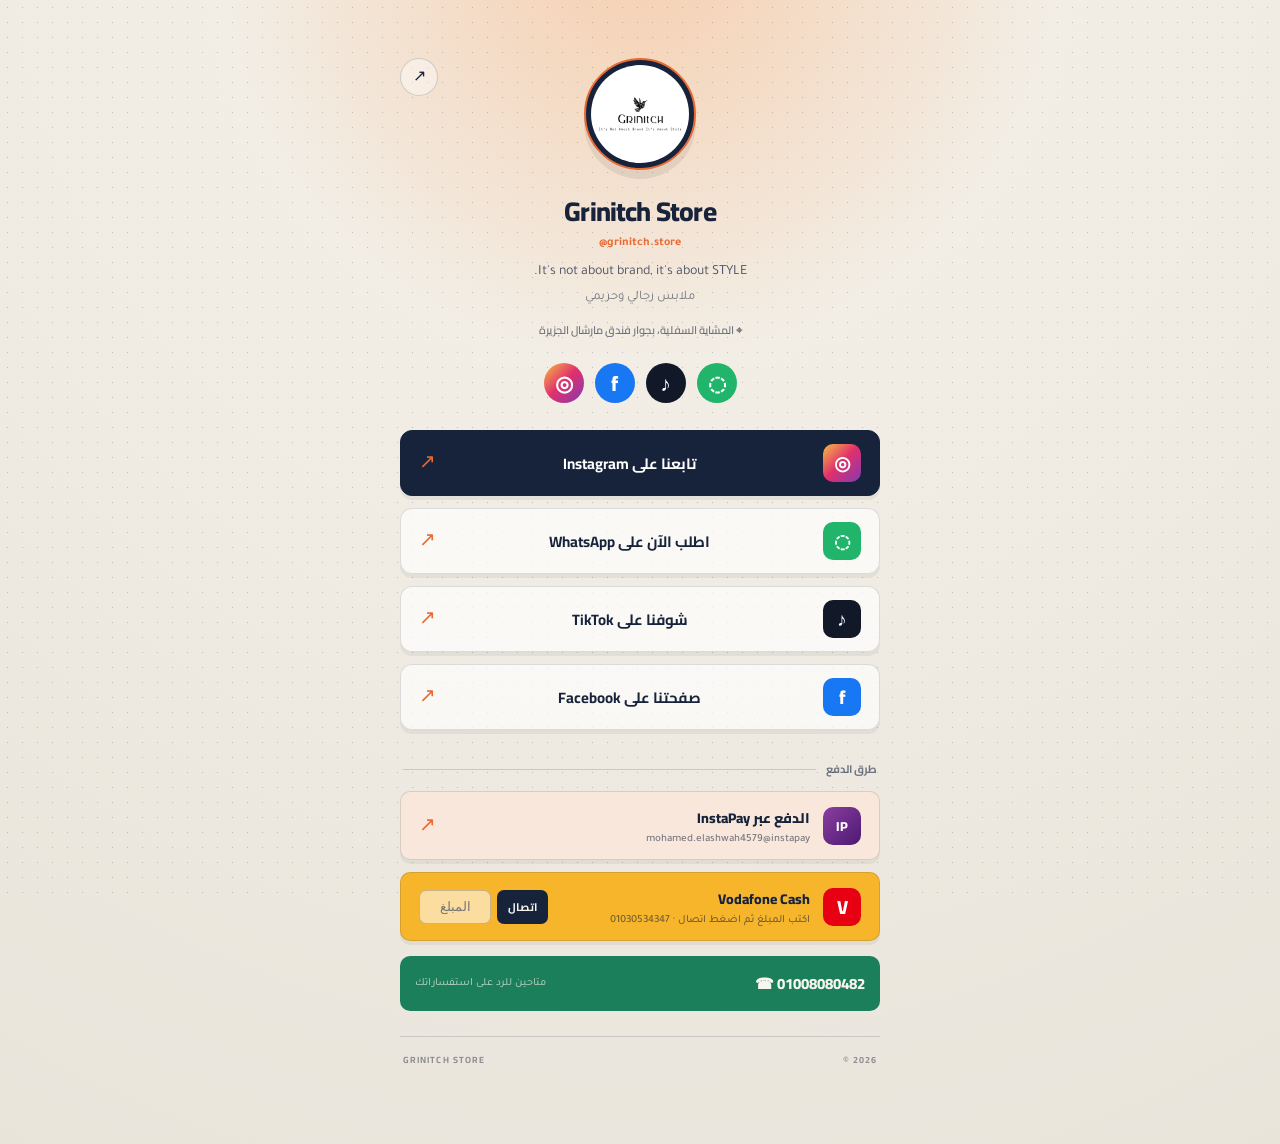
<file: index.html>
<!-- Grinitch Store | Linkin1-style frontend-only link hub. -->
<!doctype html>
<html lang="ar" dir="rtl">
<head><meta charset="UTF-8"><meta name="viewport" content="width=device-width, initial-scale=1.0"><meta name="theme-color" content="#17233b"><title>Grinitch Store — كل روابطك في مكان واحد</title><link rel="stylesheet" href="style.css"></head>
<body><main class="linkhub-page"><section class="linkhub-card">
<header class="profile-head"><button class="share-button" aria-label="مشاركة">↗</button><div class="logo-ring"><img src="1.jpeg" alt="شعار Grinitch Store"></div><h1>Grinitch Store</h1><p class="handle">@grinitch.store</p><p class="bio">It's not about brand, it's about STYLE.<br><span>ملابس رجالي وحريمي </span></p><div class="place">⌖ المشاية السفلية، بجوار فندق مارشال الجزيرة</div></header>
<nav class="social-row"><a class="instagram-logo" href="https://www.instagram.com/grinitch.store?igsh=MTR2MDhqN3lrZm13aw%3D%3D&utm_source=qr" target="_blank">◎</a><a class="facebook-logo" href="https://www.facebook.com/share/1BmAAd6KKH/?mibextid=wwXIfr" target="_blank">f</a><a class="tiktok-logo" href="https://www.tiktok.com/@grinitch.store?_r=1&_t=ZS-991Hidi8P6T" target="_blank">♪</a><a class="whatsapp-logo" href="https://wa.me/201008080482" target="_blank">◌</a></nav>
<div class="hub-links"><a class="hub-button featured" href="https://www.instagram.com/grinitch.store?igsh=MTR2MDhqN3lrZm13aw%3D%3D&utm_source=qr" target="_blank"><i class="brand-icon instagram-icon">◎</i><span>تابعنا على Instagram</span><b>↗</b></a><a class="hub-button" href="https://wa.me/201008080482" target="_blank"><i class="brand-icon whatsapp-icon">◌</i><span>اطلب الآن على WhatsApp</span><b>↗</b></a><a class="hub-button" href="https://www.tiktok.com/@grinitch.store?_r=1&_t=ZS-991Hidi8P6T" target="_blank"><i class="brand-icon tiktok-icon">♪</i><span>شوفنا على TikTok</span><b>↗</b></a><a class="hub-button" href="https://www.facebook.com/share/1BmAAd6KKH/?mibextid=wwXIfr" target="_blank"><i class="brand-icon facebook-icon">f</i><span>صفحتنا على Facebook</span><b>↗</b></a></div>
<div class="section-label"><span>طرق الدفع</span><i></i></div><div class="payment-links"><a class="pay-button instapay" href="https://ipn.eg/S/mohamed.elashwah4579/instapay/4u04IP" target="_blank"><i class="brand-icon instapay-icon">IP</i><span><strong>الدفع عبر InstaPay</strong><small>mohamed.elashwah4579@instapay</small></span><b>↗</b></a><div class="pay-button cash"><i class="brand-icon vodafone-icon">V</i><span><strong>Vodafone Cash</strong><small>01030534347 · اكتب المبلغ ثم اضغط اتصال</small></span><div class="cash-action"><input id="cash-amount" inputmode="decimal" placeholder="المبلغ" aria-label="مبلغ التحويل"><button id="cash-call" type="button">اتصال</button></div></div></div>
<div class="quick-contact"><a href="tel:01008080482">☎ 01008080482</a><span>متاحين للرد على استفساراتك</span></div><footer><span>GRINITCH STORE</span><span>© 2026</span></footer>
</section></main><script src="script.js"></script></body></html>
</file>
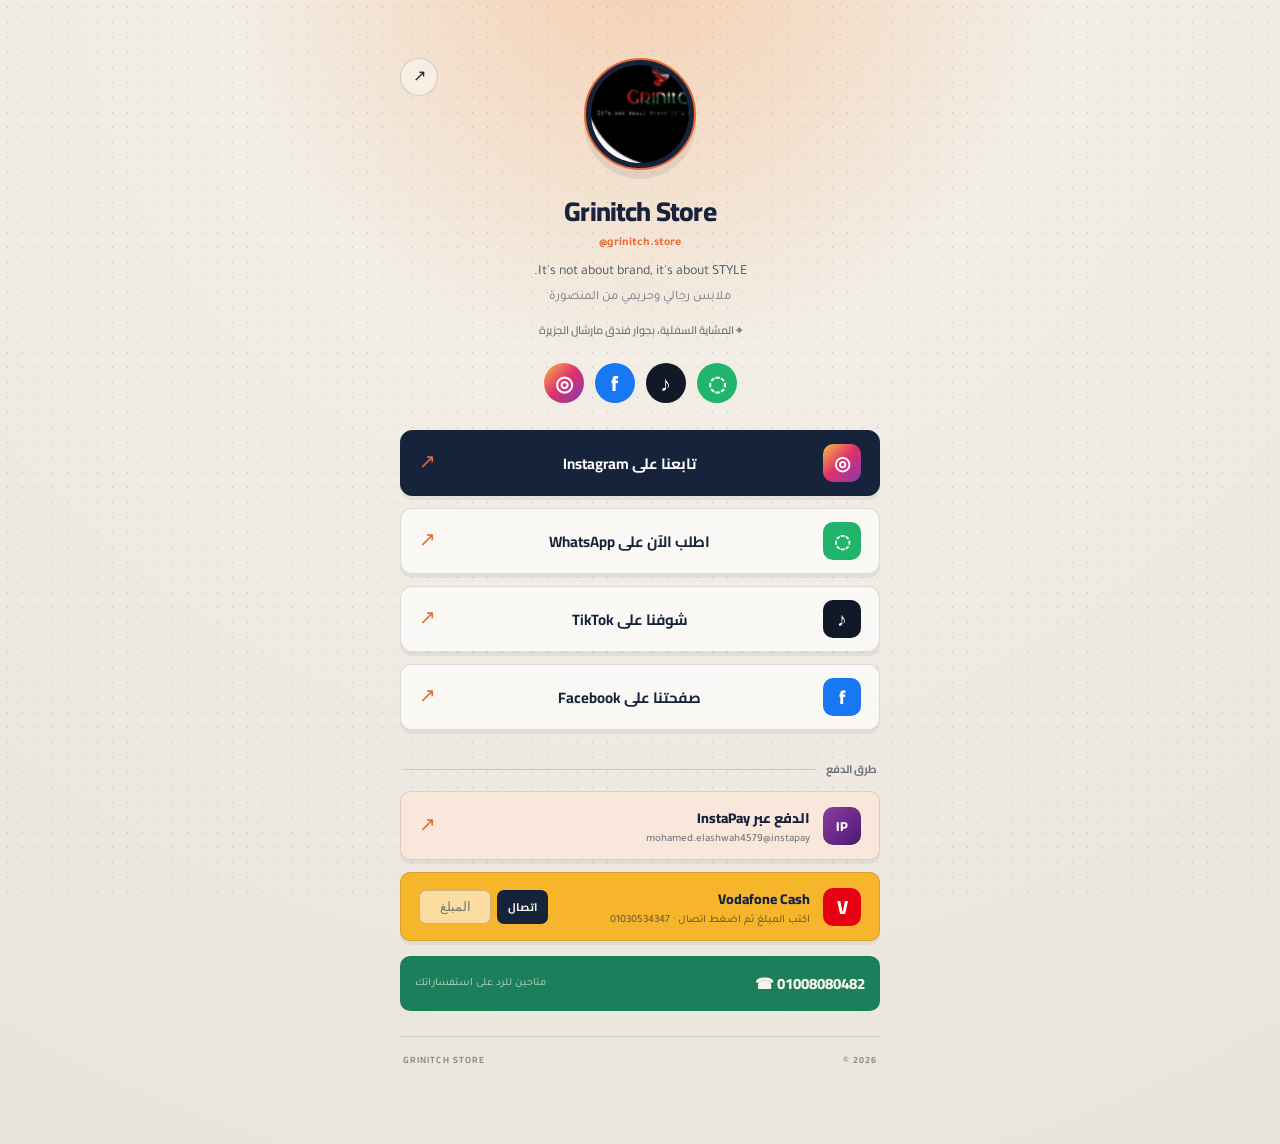
<file: deliverable/index.html>
<!-- Grinitch Store | Linkin1-style frontend-only link hub. -->
<!doctype html>
<html lang="ar" dir="rtl">
<head><meta charset="UTF-8"><meta name="viewport" content="width=device-width, initial-scale=1.0"><meta name="theme-color" content="#17233b"><title>Grinitch Store — كل روابطك في مكان واحد</title><link rel="stylesheet" href="style.css"></head>
<body><main class="linkhub-page"><section class="linkhub-card">
<header class="profile-head"><button class="share-button" aria-label="مشاركة">↗</button><div class="logo-ring"><img src="images/grinitch-official-logo-cropped.png" alt="شعار Grinitch Store"></div><h1>Grinitch Store</h1><p class="handle">@grinitch.store</p><p class="bio">It's not about brand, it's about STYLE.<br><span>ملابس رجالي وحريمي من المنصورة</span></p><div class="place">⌖ المشاية السفلية، بجوار فندق مارشال الجزيرة</div></header>
<nav class="social-row"><a class="instagram-logo" href="https://www.instagram.com/grinitch.store?igsh=MTR2MDhqN3lrZm13aw%3D%3D&utm_source=qr" target="_blank">◎</a><a class="facebook-logo" href="https://www.facebook.com/share/1BmAAd6KKH/?mibextid=wwXIfr" target="_blank">f</a><a class="tiktok-logo" href="https://www.tiktok.com/@grinitch.store?_r=1&_t=ZS-991Hidi8P6T" target="_blank">♪</a><a class="whatsapp-logo" href="https://wa.me/201008080482" target="_blank">◌</a></nav>
<div class="hub-links"><a class="hub-button featured" href="https://www.instagram.com/grinitch.store?igsh=MTR2MDhqN3lrZm13aw%3D%3D&utm_source=qr" target="_blank"><i class="brand-icon instagram-icon">◎</i><span>تابعنا على Instagram</span><b>↗</b></a><a class="hub-button" href="https://wa.me/201008080482" target="_blank"><i class="brand-icon whatsapp-icon">◌</i><span>اطلب الآن على WhatsApp</span><b>↗</b></a><a class="hub-button" href="https://www.tiktok.com/@grinitch.store?_r=1&_t=ZS-991Hidi8P6T" target="_blank"><i class="brand-icon tiktok-icon">♪</i><span>شوفنا على TikTok</span><b>↗</b></a><a class="hub-button" href="https://www.facebook.com/share/1BmAAd6KKH/?mibextid=wwXIfr" target="_blank"><i class="brand-icon facebook-icon">f</i><span>صفحتنا على Facebook</span><b>↗</b></a></div>
<div class="section-label"><span>طرق الدفع</span><i></i></div><div class="payment-links"><a class="pay-button instapay" href="https://ipn.eg/S/mohamed.elashwah4579/instapay/4u04IP" target="_blank"><i class="brand-icon instapay-icon">IP</i><span><strong>الدفع عبر InstaPay</strong><small>mohamed.elashwah4579@instapay</small></span><b>↗</b></a><div class="pay-button cash"><i class="brand-icon vodafone-icon">V</i><span><strong>Vodafone Cash</strong><small>01030534347 · اكتب المبلغ ثم اضغط اتصال</small></span><div class="cash-action"><input id="cash-amount" inputmode="decimal" placeholder="المبلغ" aria-label="مبلغ التحويل"><button id="cash-call" type="button">اتصال</button></div></div></div>
<div class="quick-contact"><a href="tel:01008080482">☎ 01008080482</a><span>متاحين للرد على استفساراتك</span></div><footer><span>GRINITCH STORE</span><span>© 2026</span></footer>
</section></main><script src="script.js"></script></body></html>
</file>
<file: style.css>
/* Grinitch Store | Linkin1-style frontend-only. */
@import url('https://fonts.googleapis.com/css2?family=Cairo:wght@400;600;700;800&family=Tajawal:wght@400;500;700&display=swap');
:root{font-family:'Tajawal',sans-serif;color:#17233b;background:#f2eee6}*{box-sizing:border-box}body{margin:0;min-width:320px;background:#f2eee6}a{color:inherit;text-decoration:none}button{font:inherit}.linkhub-page{min-height:100vh;display:flex;justify-content:center;padding:28px 16px 42px;position:relative;overflow:hidden;background:radial-gradient(circle at 50% -5%,#f6cfb0 0,#f2eee6 31%,#e9e4da 100%)}.linkhub-page:before{content:'';position:fixed;inset:0;pointer-events:none;opacity:.23;background-image:radial-gradient(#17233b .7px,transparent .7px);background-size:15px 15px}.linkhub-card{width:min(100%,520px);min-height:calc(100vh - 70px);padding:30px 20px 20px;position:relative;z-index:1}.profile-head{text-align:center;position:relative}.share-button{position:absolute;top:0;left:0;width:38px;height:38px;border:1px solid #17233b2e;border-radius:50%;color:#17233b;background:#ffffff6b;cursor:pointer}.logo-ring{width:112px;height:112px;margin:0 auto 16px;padding:5px;border:2px solid #e86a33;border-radius:50%;background:#17233b;box-shadow:0 9px 0 #17233b14}.logo-ring img{width:100%;height:100%;object-fit:cover;border-radius:50%}.profile-head h1{margin:0;color:#17233b;font:800 27px 'Cairo';letter-spacing:-.03em}.handle{direction:ltr;margin:0 0 10px;color:#e86a33;font:700 12px 'Tajawal'}.bio{margin:0 auto;color:#17233bc2;font-size:14px;line-height:1.8}.bio span{font-size:13px;color:#17233b91}.place{display:inline-flex;align-items:center;gap:5px;margin-top:10px;color:#17233b99;font:600 11px 'Cairo'}.social-row{display:flex;justify-content:center;gap:11px;margin:21px auto 27px;direction:ltr}.social-row a{width:40px;height:40px;display:grid;place-items:center;border:1px solid #17233b26;border-radius:50%;background:#ffffff7a;color:#17233b;font:800 21px 'Cairo';transition:transform .18s ease,background .18s ease,color .18s ease}.social-row a:hover{color:#fff;background:#17233b;transform:translateY(-3px)}.social-row .instagram-logo{background:linear-gradient(135deg,#f7bd42,#e1306c 48%,#833ab4);color:#fff;border:0}.social-row .facebook-logo{background:#1877f2;color:#fff;border:0}.social-row .tiktok-logo{background:#111827;color:#fff;border:0}.social-row .whatsapp-logo{background:#20b56b;color:#fff;border:0}.hub-links,.payment-links{display:grid;gap:12px}.hub-button,.pay-button{min-height:62px;display:flex;align-items:center;gap:13px;padding:13px 18px;border:1px solid #17233b24;border-radius:12px;background:#ffffffab;box-shadow:0 4px 0 #17233b0f;transition:transform .18s ease,box-shadow .18s ease,background .18s ease}.hub-button:hover,.pay-button:hover{transform:translateY(-3px);box-shadow:0 8px 0 #17233b1a;background:#fff}.brand-icon{width:38px;height:38px;display:grid;place-items:center;flex:0 0 auto;border-radius:10px;color:#fff;font-style:normal;font:800 19px 'Cairo'}.instagram-icon{background:linear-gradient(135deg,#f7bd42,#e1306c 48%,#833ab4)}.whatsapp-icon{background:#20b56b}.tiktok-icon{background:#111827}.facebook-icon{background:#1877f2}.instapay-icon{background:linear-gradient(135deg,#8b3ea0,#4c1972);font-size:13px}.vodafone-icon{background:#e60012}.hub-button span,.pay-button>span{flex:1;text-align:center;font:700 15px 'Cairo'}.hub-button b,.pay-button b{color:#e86a33;font-size:20px;font-weight:400}.hub-button.featured{color:#fff;background:#17233b;border-color:#17233b}.hub-button.featured:hover{background:#213351}.section-label{display:flex;align-items:center;gap:10px;margin:29px 3px 12px;color:#17233b94;font:700 11px 'Cairo'}.section-label i{height:1px;flex:1;background:#17233b29}.pay-button{border-radius:10px}.pay-button>span{display:grid;text-align:right;gap:2px}.pay-button strong{font:800 14px 'Cairo'}.pay-button small{color:#17233b94;direction:ltr;text-align:right;font:500 11px 'Tajawal'}.pay-button.instapay{background:#f8e7da}.pay-button.cash{background:#f6b52b}.cash-action{display:flex;align-items:center;gap:6px;direction:ltr}.cash-action input{width:72px;height:34px;padding:5px 8px;border:1px solid #17233b38;border-radius:7px;color:#17233b;background:#ffffff8c;text-align:center;outline:none}.cash-action button{height:34px;padding:0 11px;border:0;border-radius:7px;color:#f8f5ef;background:#17233b;font:700 11px 'Cairo';cursor:pointer}.quick-contact{display:flex;align-items:center;justify-content:space-between;gap:12px;margin-top:15px;padding:13px 15px;border-radius:10px;color:#f8f5ef;background:#1a7f5a}.quick-contact a{display:flex;align-items:center;gap:6px;direction:ltr;font:800 15px 'Cairo'}.quick-contact span{font-size:11px;color:#f8f5efc4}footer{display:flex;justify-content:space-between;direction:ltr;margin-top:25px;padding:14px 3px;border-top:1px solid #17233b26;color:#17233b75;font:700 9px 'Cairo';letter-spacing:.12em}@media(max-width:430px){.linkhub-page{padding:16px 10px 28px}.linkhub-card{min-height:calc(100vh - 44px);padding:25px 11px 12px}.logo-ring{width:98px;height:98px}.profile-head h1{font-size:25px}.hub-button,.pay-button{min-height:58px;padding-inline:14px}.hub-button span{font-size:14px}.cash-action input{width:62px}.quick-contact span{font-size:10px}}
</file>
<file: deliverable/style.css>
/* Grinitch Store | Linkin1-style frontend-only. */
@import url('https://fonts.googleapis.com/css2?family=Cairo:wght@400;600;700;800&family=Tajawal:wght@400;500;700&display=swap');
:root{font-family:'Tajawal',sans-serif;color:#17233b;background:#f2eee6}*{box-sizing:border-box}body{margin:0;min-width:320px;background:#f2eee6}a{color:inherit;text-decoration:none}button{font:inherit}.linkhub-page{min-height:100vh;display:flex;justify-content:center;padding:28px 16px 42px;position:relative;overflow:hidden;background:radial-gradient(circle at 50% -5%,#f6cfb0 0,#f2eee6 31%,#e9e4da 100%)}.linkhub-page:before{content:'';position:fixed;inset:0;pointer-events:none;opacity:.23;background-image:radial-gradient(#17233b .7px,transparent .7px);background-size:15px 15px}.linkhub-card{width:min(100%,520px);min-height:calc(100vh - 70px);padding:30px 20px 20px;position:relative;z-index:1}.profile-head{text-align:center;position:relative}.share-button{position:absolute;top:0;left:0;width:38px;height:38px;border:1px solid #17233b2e;border-radius:50%;color:#17233b;background:#ffffff6b;cursor:pointer}.logo-ring{width:112px;height:112px;margin:0 auto 16px;padding:5px;border:2px solid #e86a33;border-radius:50%;background:#17233b;box-shadow:0 9px 0 #17233b14}.logo-ring img{width:100%;height:100%;object-fit:cover;border-radius:50%}.profile-head h1{margin:0;color:#17233b;font:800 27px 'Cairo';letter-spacing:-.03em}.handle{direction:ltr;margin:0 0 10px;color:#e86a33;font:700 12px 'Tajawal'}.bio{margin:0 auto;color:#17233bc2;font-size:14px;line-height:1.8}.bio span{font-size:13px;color:#17233b91}.place{display:inline-flex;align-items:center;gap:5px;margin-top:10px;color:#17233b99;font:600 11px 'Cairo'}.social-row{display:flex;justify-content:center;gap:11px;margin:21px auto 27px;direction:ltr}.social-row a{width:40px;height:40px;display:grid;place-items:center;border:1px solid #17233b26;border-radius:50%;background:#ffffff7a;color:#17233b;font:800 21px 'Cairo';transition:transform .18s ease,background .18s ease,color .18s ease}.social-row a:hover{color:#fff;background:#17233b;transform:translateY(-3px)}.social-row .instagram-logo{background:linear-gradient(135deg,#f7bd42,#e1306c 48%,#833ab4);color:#fff;border:0}.social-row .facebook-logo{background:#1877f2;color:#fff;border:0}.social-row .tiktok-logo{background:#111827;color:#fff;border:0}.social-row .whatsapp-logo{background:#20b56b;color:#fff;border:0}.hub-links,.payment-links{display:grid;gap:12px}.hub-button,.pay-button{min-height:62px;display:flex;align-items:center;gap:13px;padding:13px 18px;border:1px solid #17233b24;border-radius:12px;background:#ffffffab;box-shadow:0 4px 0 #17233b0f;transition:transform .18s ease,box-shadow .18s ease,background .18s ease}.hub-button:hover,.pay-button:hover{transform:translateY(-3px);box-shadow:0 8px 0 #17233b1a;background:#fff}.brand-icon{width:38px;height:38px;display:grid;place-items:center;flex:0 0 auto;border-radius:10px;color:#fff;font-style:normal;font:800 19px 'Cairo'}.instagram-icon{background:linear-gradient(135deg,#f7bd42,#e1306c 48%,#833ab4)}.whatsapp-icon{background:#20b56b}.tiktok-icon{background:#111827}.facebook-icon{background:#1877f2}.instapay-icon{background:linear-gradient(135deg,#8b3ea0,#4c1972);font-size:13px}.vodafone-icon{background:#e60012}.hub-button span,.pay-button>span{flex:1;text-align:center;font:700 15px 'Cairo'}.hub-button b,.pay-button b{color:#e86a33;font-size:20px;font-weight:400}.hub-button.featured{color:#fff;background:#17233b;border-color:#17233b}.hub-button.featured:hover{background:#213351}.section-label{display:flex;align-items:center;gap:10px;margin:29px 3px 12px;color:#17233b94;font:700 11px 'Cairo'}.section-label i{height:1px;flex:1;background:#17233b29}.pay-button{border-radius:10px}.pay-button>span{display:grid;text-align:right;gap:2px}.pay-button strong{font:800 14px 'Cairo'}.pay-button small{color:#17233b94;direction:ltr;text-align:right;font:500 11px 'Tajawal'}.pay-button.instapay{background:#f8e7da}.pay-button.cash{background:#f6b52b}.cash-action{display:flex;align-items:center;gap:6px;direction:ltr}.cash-action input{width:72px;height:34px;padding:5px 8px;border:1px solid #17233b38;border-radius:7px;color:#17233b;background:#ffffff8c;text-align:center;outline:none}.cash-action button{height:34px;padding:0 11px;border:0;border-radius:7px;color:#f8f5ef;background:#17233b;font:700 11px 'Cairo';cursor:pointer}.quick-contact{display:flex;align-items:center;justify-content:space-between;gap:12px;margin-top:15px;padding:13px 15px;border-radius:10px;color:#f8f5ef;background:#1a7f5a}.quick-contact a{display:flex;align-items:center;gap:6px;direction:ltr;font:800 15px 'Cairo'}.quick-contact span{font-size:11px;color:#f8f5efc4}footer{display:flex;justify-content:space-between;direction:ltr;margin-top:25px;padding:14px 3px;border-top:1px solid #17233b26;color:#17233b75;font:700 9px 'Cairo';letter-spacing:.12em}@media(max-width:430px){.linkhub-page{padding:16px 10px 28px}.linkhub-card{min-height:calc(100vh - 44px);padding:25px 11px 12px}.logo-ring{width:98px;height:98px}.profile-head h1{font-size:25px}.hub-button,.pay-button{min-height:58px;padding-inline:14px}.hub-button span{font-size:14px}.cash-action input{width:62px}.quick-contact span{font-size:10px}}
</file>
